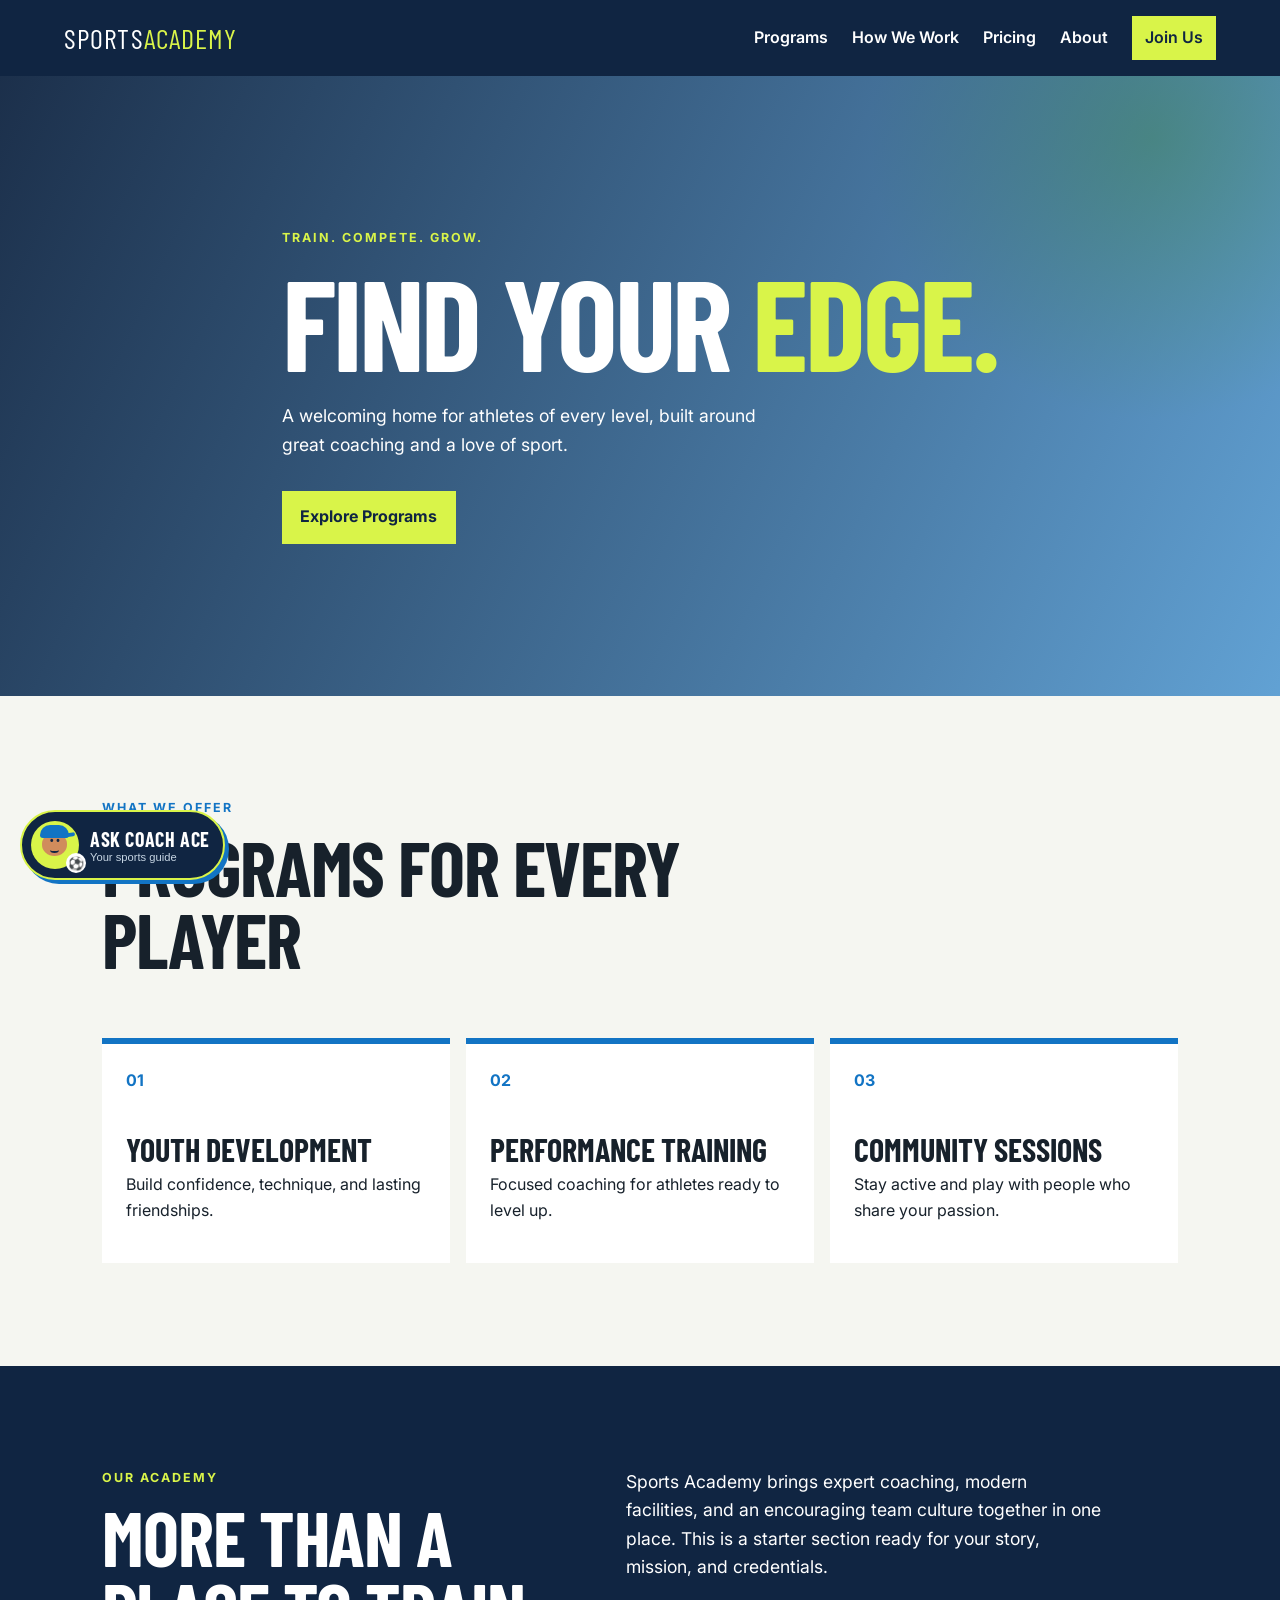
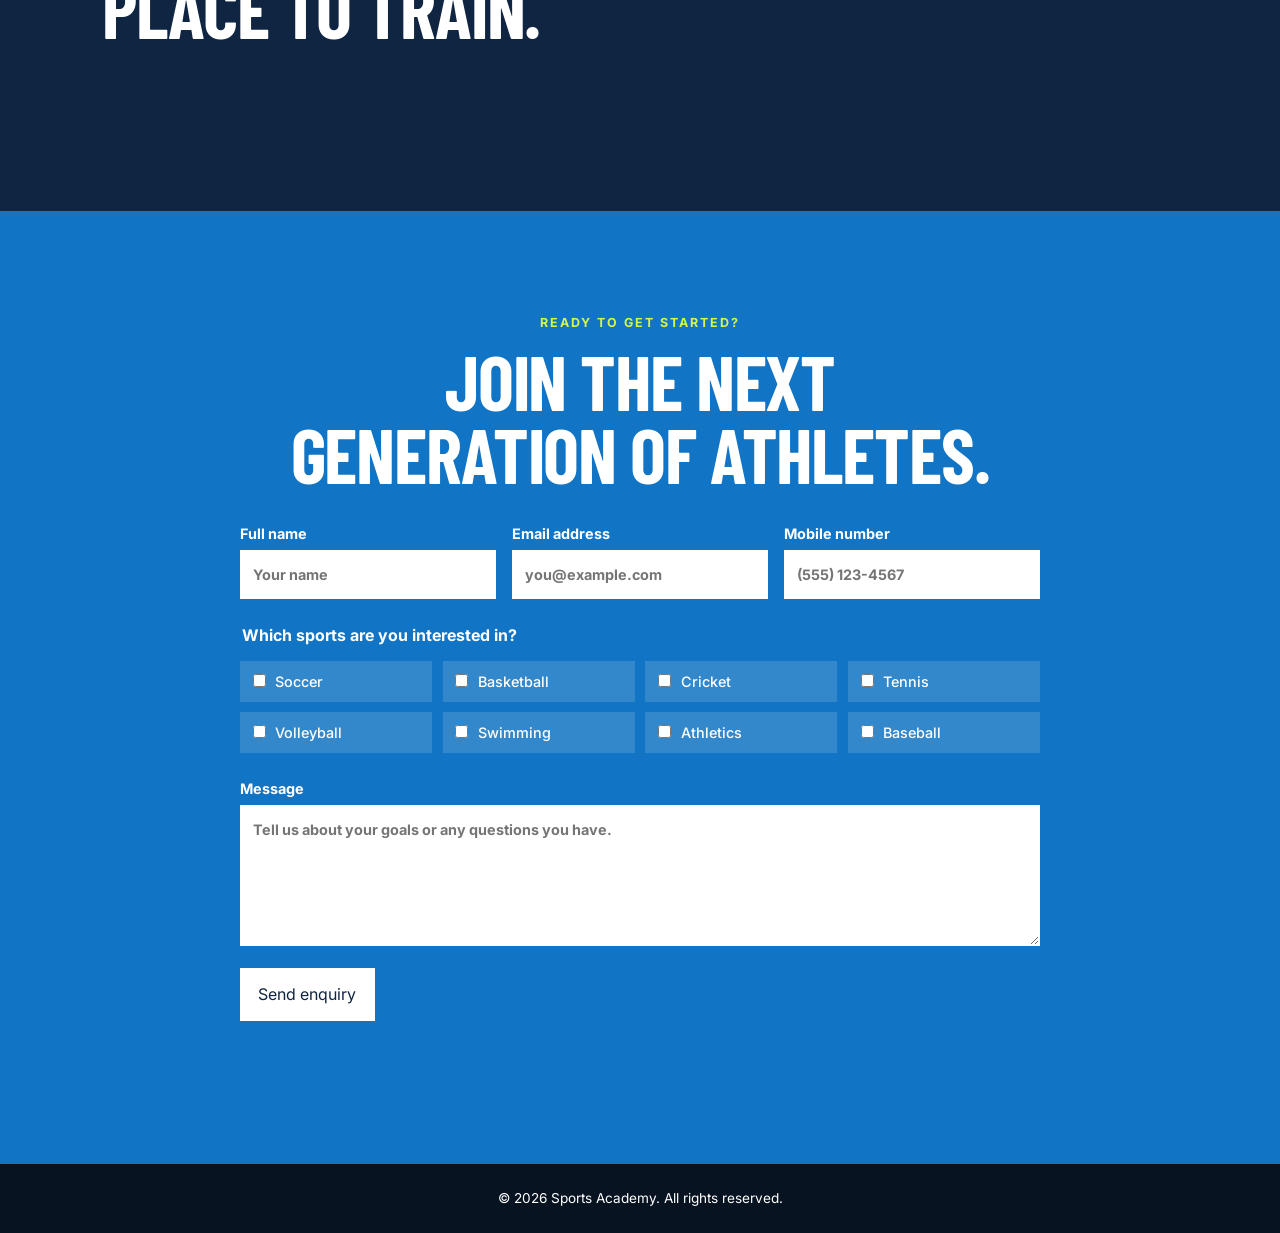
<file: index.html>
<!doctype html>
<html lang="en">
  <head>
    <meta charset="UTF-8" />
    <meta name="viewport" content="width=device-width, initial-scale=1.0" />
    <meta name="description" content="Sports Academy — training, coaching, and community." />
    <title>Sports Academy</title>
    <link rel="preconnect" href="https://fonts.googleapis.com" />
    <link rel="preconnect" href="https://fonts.gstatic.com" crossorigin />
    <link href="https://fonts.googleapis.com/css2?family=Barlow+Condensed:wght@600;700&family=Inter:wght@400;500;600;700&display=swap" rel="stylesheet" />
    <link rel="stylesheet" href="assets/css/styles.css" />
  </head>
  <body>
    <header class="site-header">
      <a class="brand" href="#top" aria-label="Sports Academy home">SPORTS<span>ACADEMY</span></a>
      <button class="menu-button" type="button" aria-expanded="false" aria-controls="main-navigation">Menu</button>
      <nav id="main-navigation" class="main-navigation" aria-label="Main navigation">
        <a href="#programs">Programs</a>
        <a href="how-we-work.html">How We Work</a>
        <a href="pricing.html">Pricing</a>
        <a href="about.html">About</a>
        <a href="#contact" class="button button--small">Join Us</a>
      </nav>
    </header>

    <main id="top">
      <section class="hero">
        <div class="hero__content">
          <p class="eyebrow">Train. Compete. Grow.</p>
          <h1>Find your <em>edge.</em></h1>
          <p class="hero__copy">A welcoming home for athletes of every level, built around great coaching and a love of sport.</p>
          <a class="button" href="#programs">Explore Programs</a>
        </div>
      </section>

      <section id="programs" class="section">
        <div class="section-heading">
          <p class="eyebrow">What we offer</p>
          <h2>Programs for every player</h2>
        </div>
        <div class="program-grid">
          <article class="program-card"><span>01</span><h3>Youth Development</h3><p>Build confidence, technique, and lasting friendships.</p></article>
          <article class="program-card"><span>02</span><h3>Performance Training</h3><p>Focused coaching for athletes ready to level up.</p></article>
          <article class="program-card"><span>03</span><h3>Community Sessions</h3><p>Stay active and play with people who share your passion.</p></article>
        </div>
      </section>

      <section id="about" class="section section--dark">
        <div class="split-content">
          <div><p class="eyebrow">Our academy</p><h2>More than a place to train.</h2></div>
          <p>Sports Academy brings expert coaching, modern facilities, and an encouraging team culture together in one place. This is a starter section ready for your story, mission, and credentials.</p>
        </div>
      </section>

      <section id="coach" class="section coach-section">
        <button id="coach-launcher" class="coach-launcher" type="button" aria-expanded="false" aria-controls="coach-assistant">
          <span class="mascot mascot--large" aria-hidden="true"><span class="mascot-cap"></span><span class="mascot-face"><b>• •</b></span><span class="mascot-ball">⚽</span></span>
          <span><strong>Ask Coach Ace</strong><small>Your sports guide</small></span>
        </button>
        <div id="coach-assistant" class="coach-assistant" aria-hidden="true">
          <div class="coach-topbar">
            <span class="mascot" aria-hidden="true"><span class="mascot-cap"></span><span class="mascot-face"><b>• •</b></span></span>
            <div><strong>Sports Coach AI</strong><span><i></i> Online now</span></div>
            <p>Parent & athlete guide</p>
            <button id="coach-close" class="coach-close" type="button" aria-label="Close Coach Ace">×</button>
          </div>
          <div class="coach-intro">
            <p class="eyebrow">Start your discovery</p>
            <h3>Clear answers. Confident next steps.</h3>
            <p>Explore a sport, prepare for a first session, or get academy information in seconds.</p>
          </div>
          <div id="chat-messages" class="chat-messages" aria-live="polite">
            <article class="chat-message chat-message--assistant"><strong>AI Coach</strong><p>Hi! I can help you explore sports and academy information. What would you like to know?</p></article>
          </div>
          <form id="coach-form" class="coach-form">
            <label class="sr-only" for="coach-question">Ask the AI Coach</label>
            <input id="coach-question" name="question" type="text" placeholder="For example: Which sport suits an 8-year-old?" required />
            <button class="button" type="submit">Ask Coach</button>
          </form>
          <div class="quick-questions" aria-label="Suggested questions">
            <button type="button">Which sport suits an 8-year-old?</button>
            <button type="button">What equipment is needed?</button>
            <button type="button">What are the academy timings?</button>
            <button type="button">What is the fee?</button>
            <button type="button">How can I register?</button>
          </div>
          <div class="coach-footer"><span>Sport fit</span><span>Equipment guide</span><span>Join the academy</span></div>
        </div>
      </section>

      <section id="contact" class="section callout">
        <p class="eyebrow">Ready to get started?</p>
        <h2>Join the next generation of athletes.</h2>
        <form class="contact-form" id="contact-form">
          <div class="form-grid">
            <label>Full name<input name="name" type="text" autocomplete="name" placeholder="Your name" required /></label>
            <label>Email address<input name="email" type="email" autocomplete="email" placeholder="you@example.com" required /></label>
            <label>Mobile number<input name="mobile" type="tel" autocomplete="tel" placeholder="(555) 123-4567" required /></label>
          </div>
          <fieldset>
            <legend>Which sports are you interested in?</legend>
            <div class="sport-options">
              <label><input name="sports" type="checkbox" value="Soccer" /> Soccer</label>
              <label><input name="sports" type="checkbox" value="Basketball" /> Basketball</label>
              <label><input name="sports" type="checkbox" value="Cricket" /> Cricket</label>
              <label><input name="sports" type="checkbox" value="Tennis" /> Tennis</label>
              <label><input name="sports" type="checkbox" value="Volleyball" /> Volleyball</label>
              <label><input name="sports" type="checkbox" value="Swimming" /> Swimming</label>
              <label><input name="sports" type="checkbox" value="Athletics" /> Athletics</label>
              <label><input name="sports" type="checkbox" value="Baseball" /> Baseball</label>
            </div>
          </fieldset>
          <label>Message<textarea name="message" rows="5" placeholder="Tell us about your goals or any questions you have."></textarea></label>
          <button class="button button--light" type="submit">Send enquiry</button>
          <p id="form-status" class="form-status" aria-live="polite"></p>
        </form>
      </section>
    </main>

    <footer class="site-footer"><p>© <span id="current-year"></span> Sports Academy. All rights reserved.</p></footer>
    <script src="assets/js/academy-config.js"></script>
    <script src="assets/js/main.js"></script>
  </body>
</html>
</file>
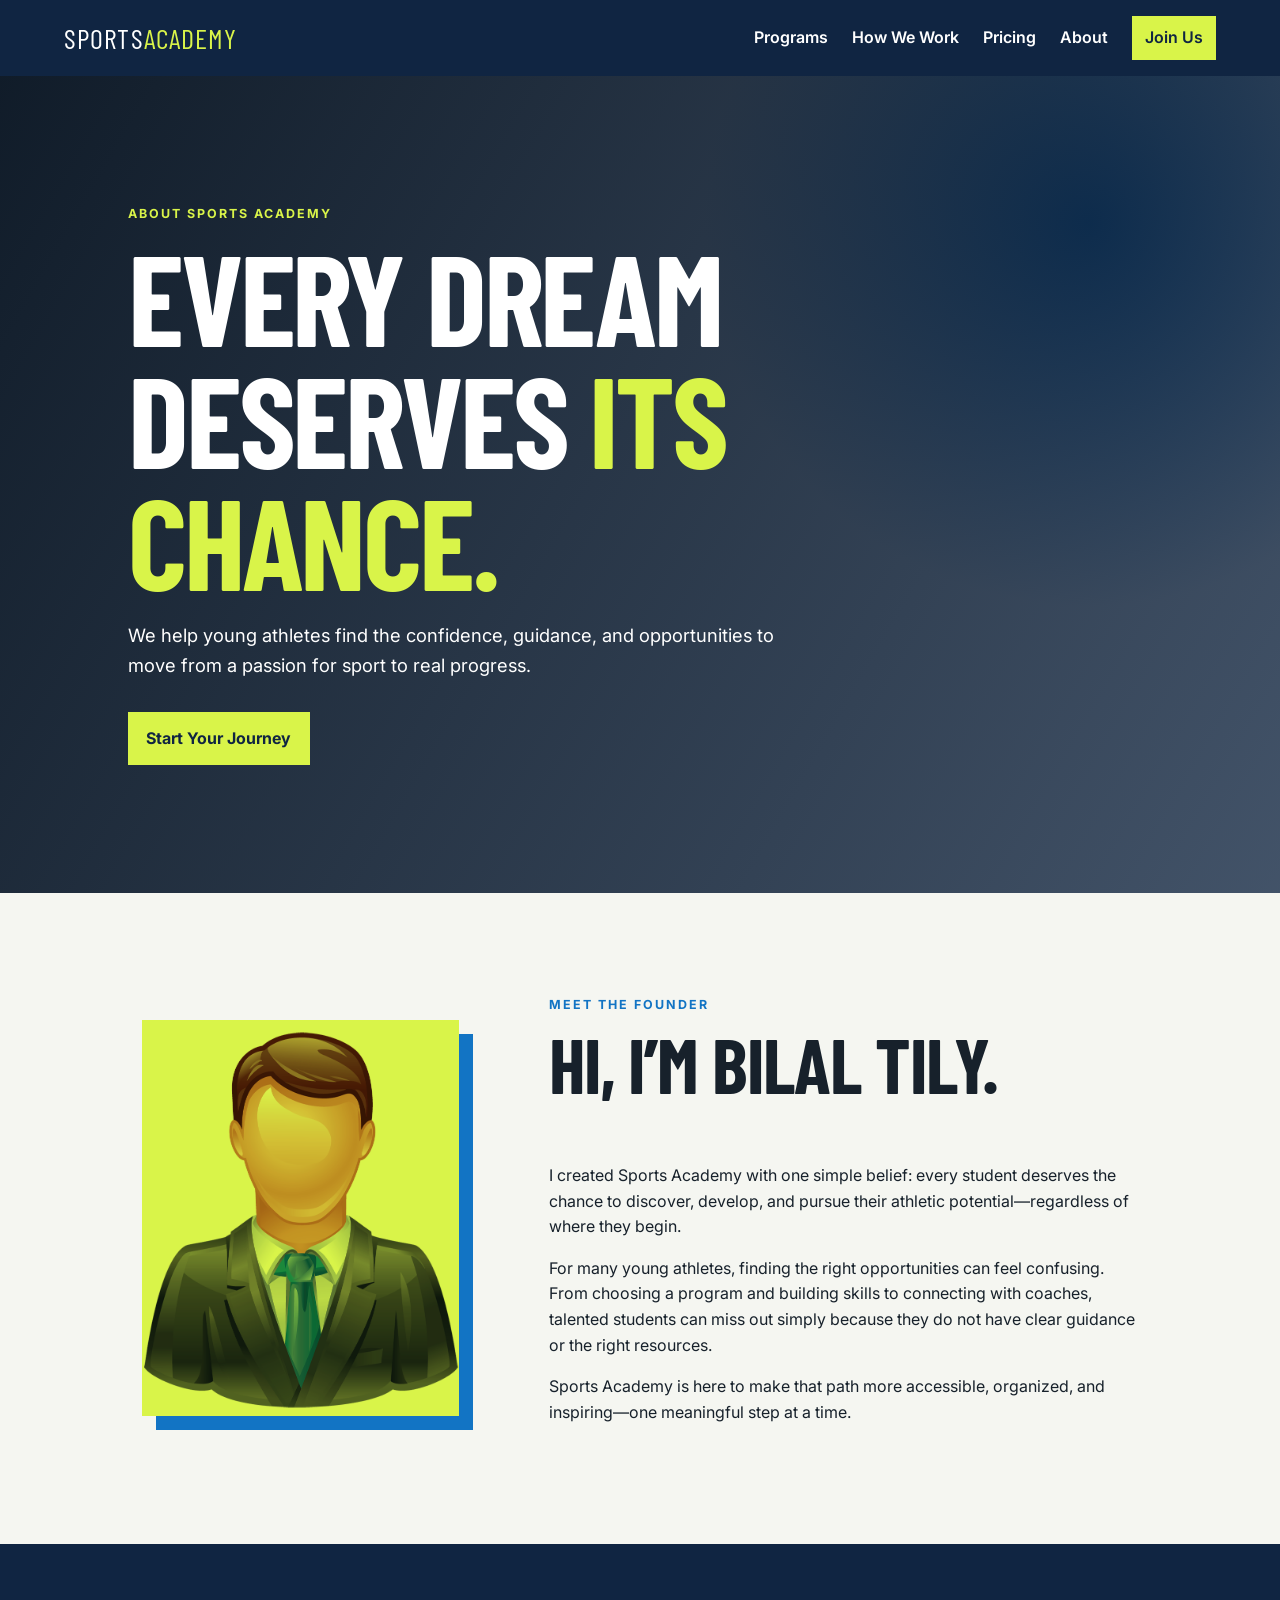
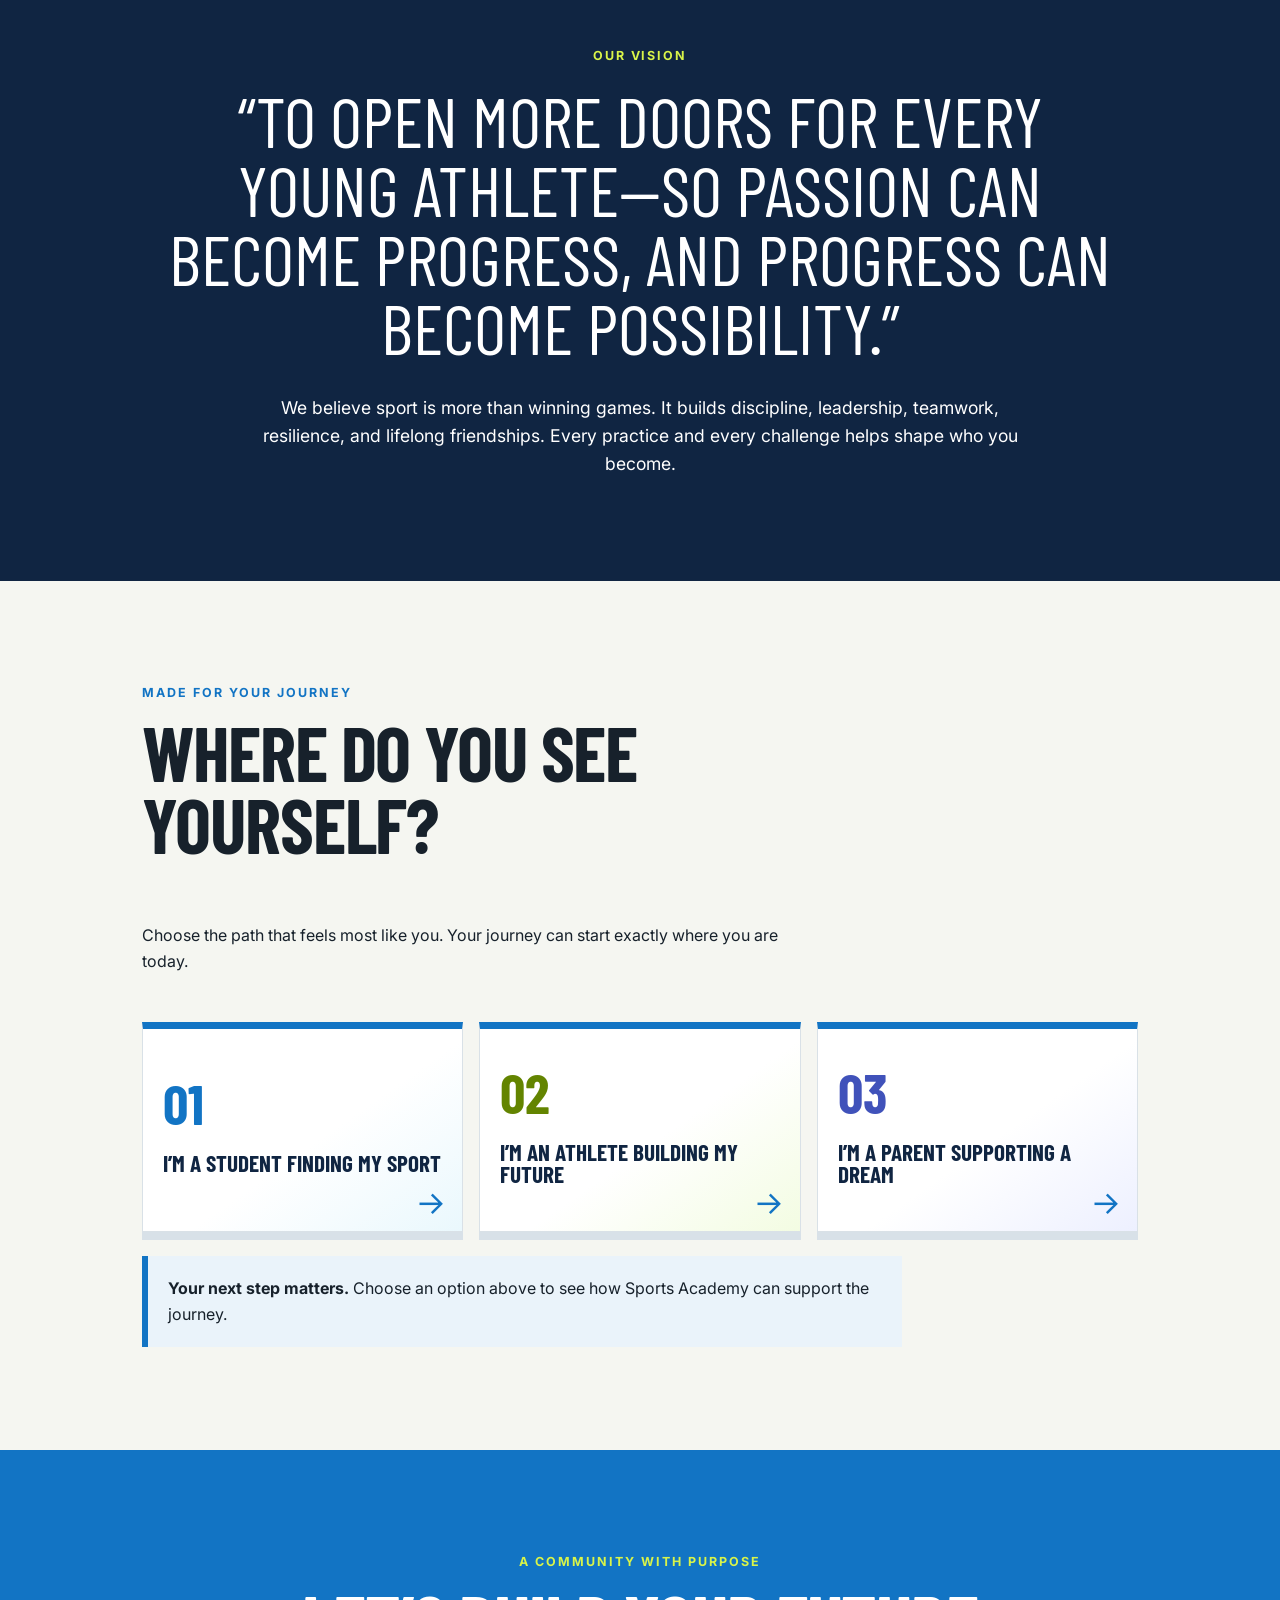
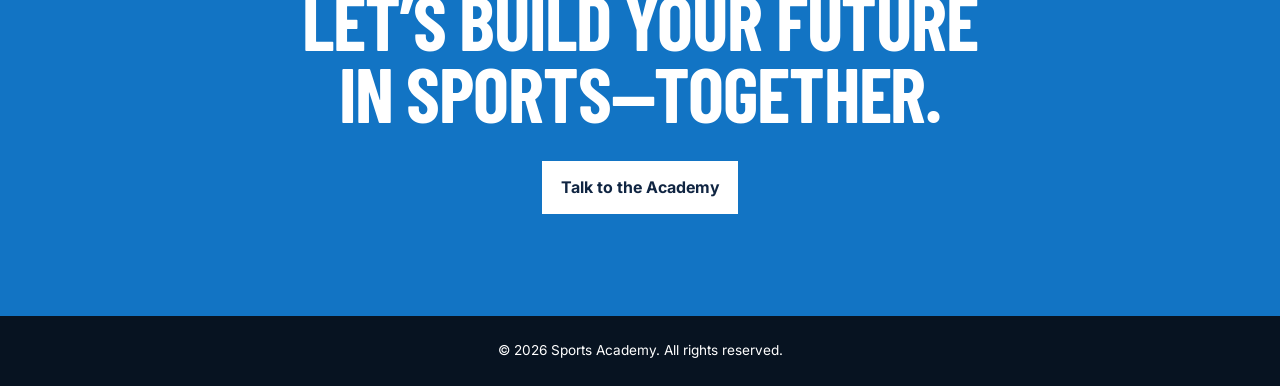
<file: about.html>
<!doctype html>
<html lang="en">
  <head>
    <meta charset="UTF-8" />
    <meta name="viewport" content="width=device-width, initial-scale=1.0" />
    <meta name="description" content="Learn about Bilal Tily's vision for Sports Academy." />
    <title>About Us | Sports Academy</title>
    <link rel="preconnect" href="https://fonts.googleapis.com" />
    <link rel="preconnect" href="https://fonts.gstatic.com" crossorigin />
    <link href="https://fonts.googleapis.com/css2?family=Barlow+Condensed:wght@600;700&family=Inter:wght@400;500;600;700&display=swap" rel="stylesheet" />
    <link rel="stylesheet" href="assets/css/styles.css" />
  </head>
  <body>
    <header class="site-header">
      <a class="brand" href="index.html" aria-label="Sports Academy home">SPORTS<span>ACADEMY</span></a>
      <button class="menu-button" type="button" aria-expanded="false" aria-controls="main-navigation">Menu</button>
      <nav id="main-navigation" class="main-navigation" aria-label="Main navigation">
        <a href="index.html#programs">Programs</a>
        <a href="how-we-work.html">How We Work</a>
        <a href="pricing.html">Pricing</a>
        <a href="about.html" aria-current="page">About</a>
        <a href="index.html#contact" class="button button--small">Join Us</a>
      </nav>
    </header>

    <main>
      <section class="about-hero">
        <div>
          <p class="eyebrow">About Sports Academy</p>
          <h1>Every dream deserves <em>its chance.</em></h1>
          <p>We help young athletes find the confidence, guidance, and opportunities to move from a passion for sport to real progress.</p>
          <a class="button" href="index.html#contact">Start Your Journey</a>
        </div>
      </section>

      <section class="section founder-story">
        <div class="founder-photo"><img src="assets/Billy.png" alt="Bilal Tily, founder of Sports Academy" /></div>
        <div>
          <p class="eyebrow">Meet the founder</p>
          <h2>Hi, I’m Bilal Tily.</h2>
          <p>I created Sports Academy with one simple belief: every student deserves the chance to discover, develop, and pursue their athletic potential—regardless of where they begin.</p>
          <p>For many young athletes, finding the right opportunities can feel confusing. From choosing a program and building skills to connecting with coaches, talented students can miss out simply because they do not have clear guidance or the right resources.</p>
          <p>Sports Academy is here to make that path more accessible, organized, and inspiring—one meaningful step at a time.</p>
        </div>
      </section>

      <section class="section section--dark vision-section">
        <p class="eyebrow">Our vision</p>
        <blockquote>“To open more doors for every young athlete—so passion can become progress, and progress can become possibility.”</blockquote>
        <p>We believe sport is more than winning games. It builds discipline, leadership, teamwork, resilience, and lifelong friendships. Every practice and every challenge helps shape who you become.</p>
      </section>

      <section class="section journey-section">
        <div class="section-heading">
          <p class="eyebrow">Made for your journey</p>
          <h2>Where do you see yourself?</h2>
          <p>Choose the path that feels most like you. Your journey can start exactly where you are today.</p>
        </div>
        <div class="journey-choices" role="group" aria-label="Choose your Sports Academy journey">
          <button type="button" data-journey="student">I’m a student finding my sport</button>
          <button type="button" data-journey="athlete">I’m an athlete building my future</button>
          <button type="button" data-journey="parent">I’m a parent supporting a dream</button>
        </div>
        <div id="journey-message" class="journey-message" aria-live="polite">
          <p><strong>Your next step matters.</strong> Choose an option above to see how Sports Academy can support the journey.</p>
        </div>
      </section>

      <section class="section callout">
        <p class="eyebrow">A community with purpose</p>
        <h2>Let’s build your future in sports—together.</h2>
        <a class="button button--light" href="index.html#contact">Talk to the Academy</a>
      </section>
    </main>

    <footer class="site-footer"><p>© <span id="current-year"></span> Sports Academy. All rights reserved.</p></footer>
    <script src="assets/js/academy-config.js"></script>
    <script src="assets/js/main.js"></script>
  </body>
</html>
</file>
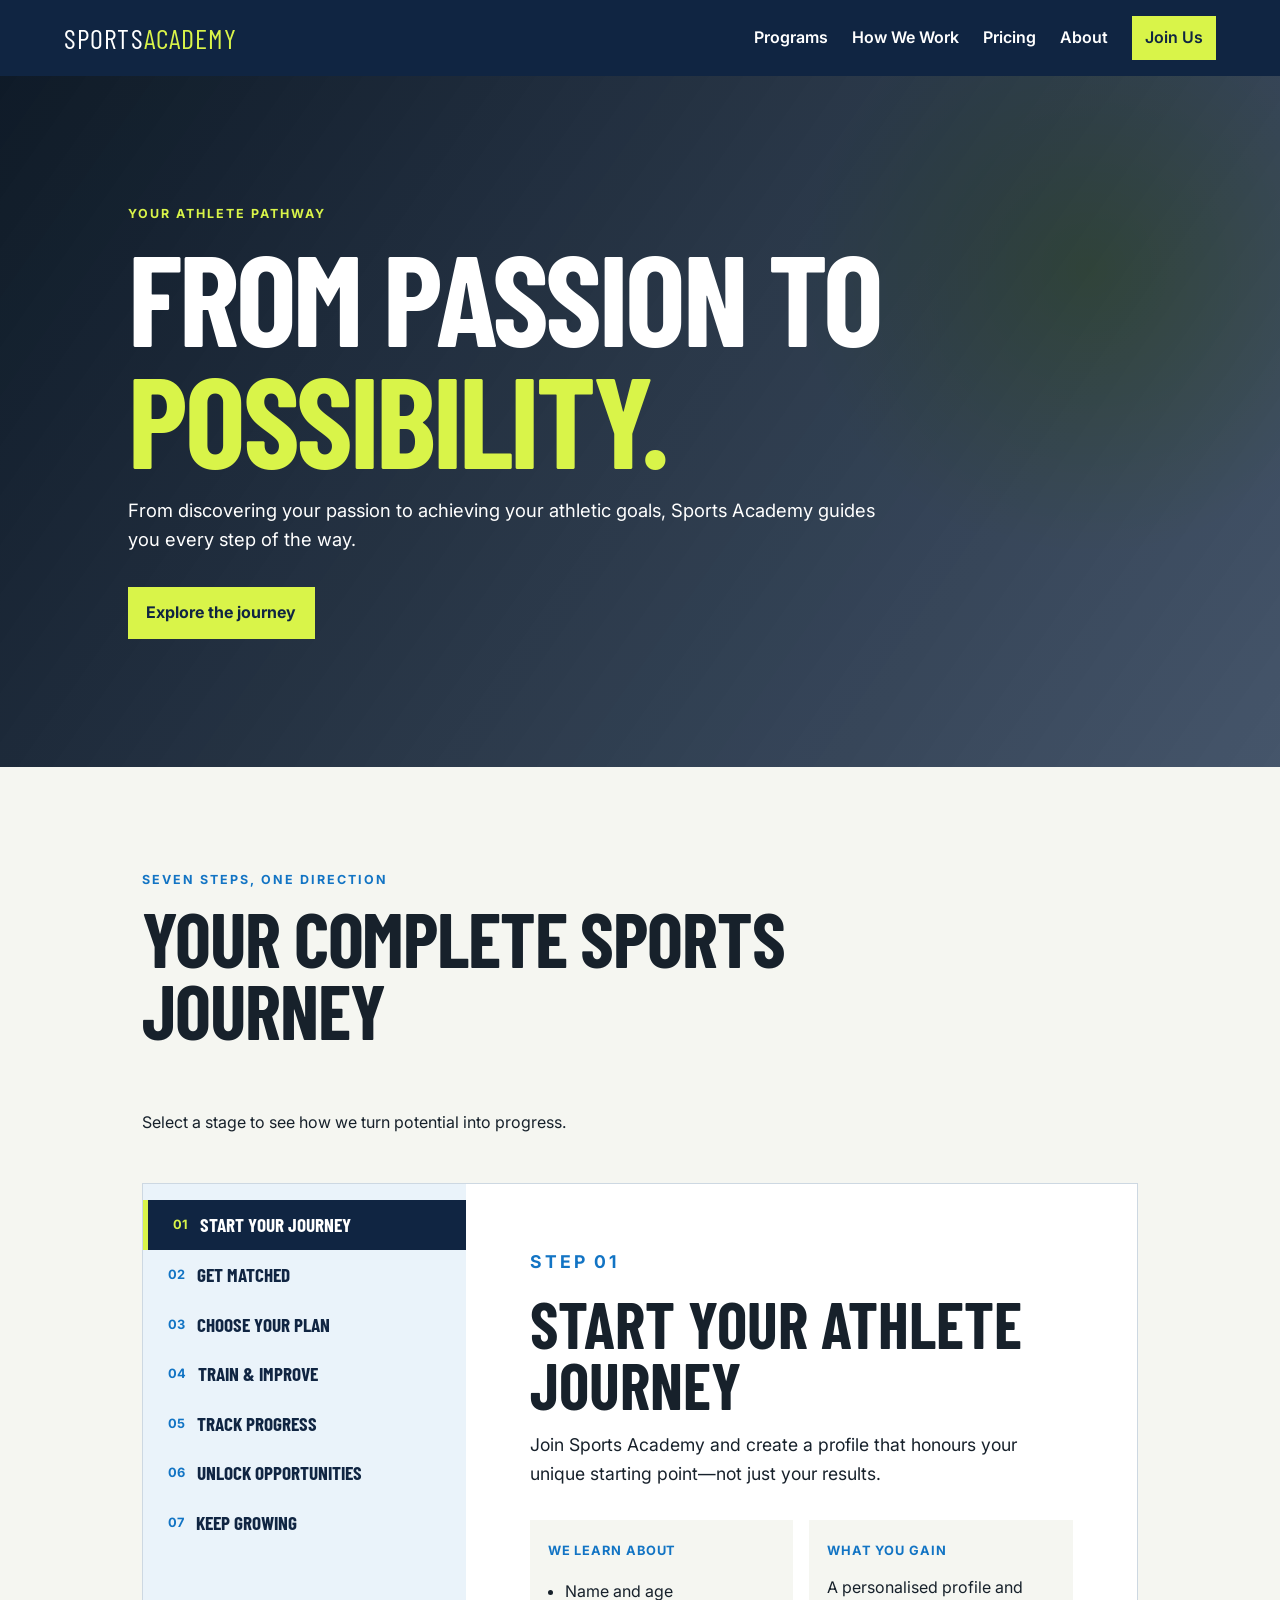
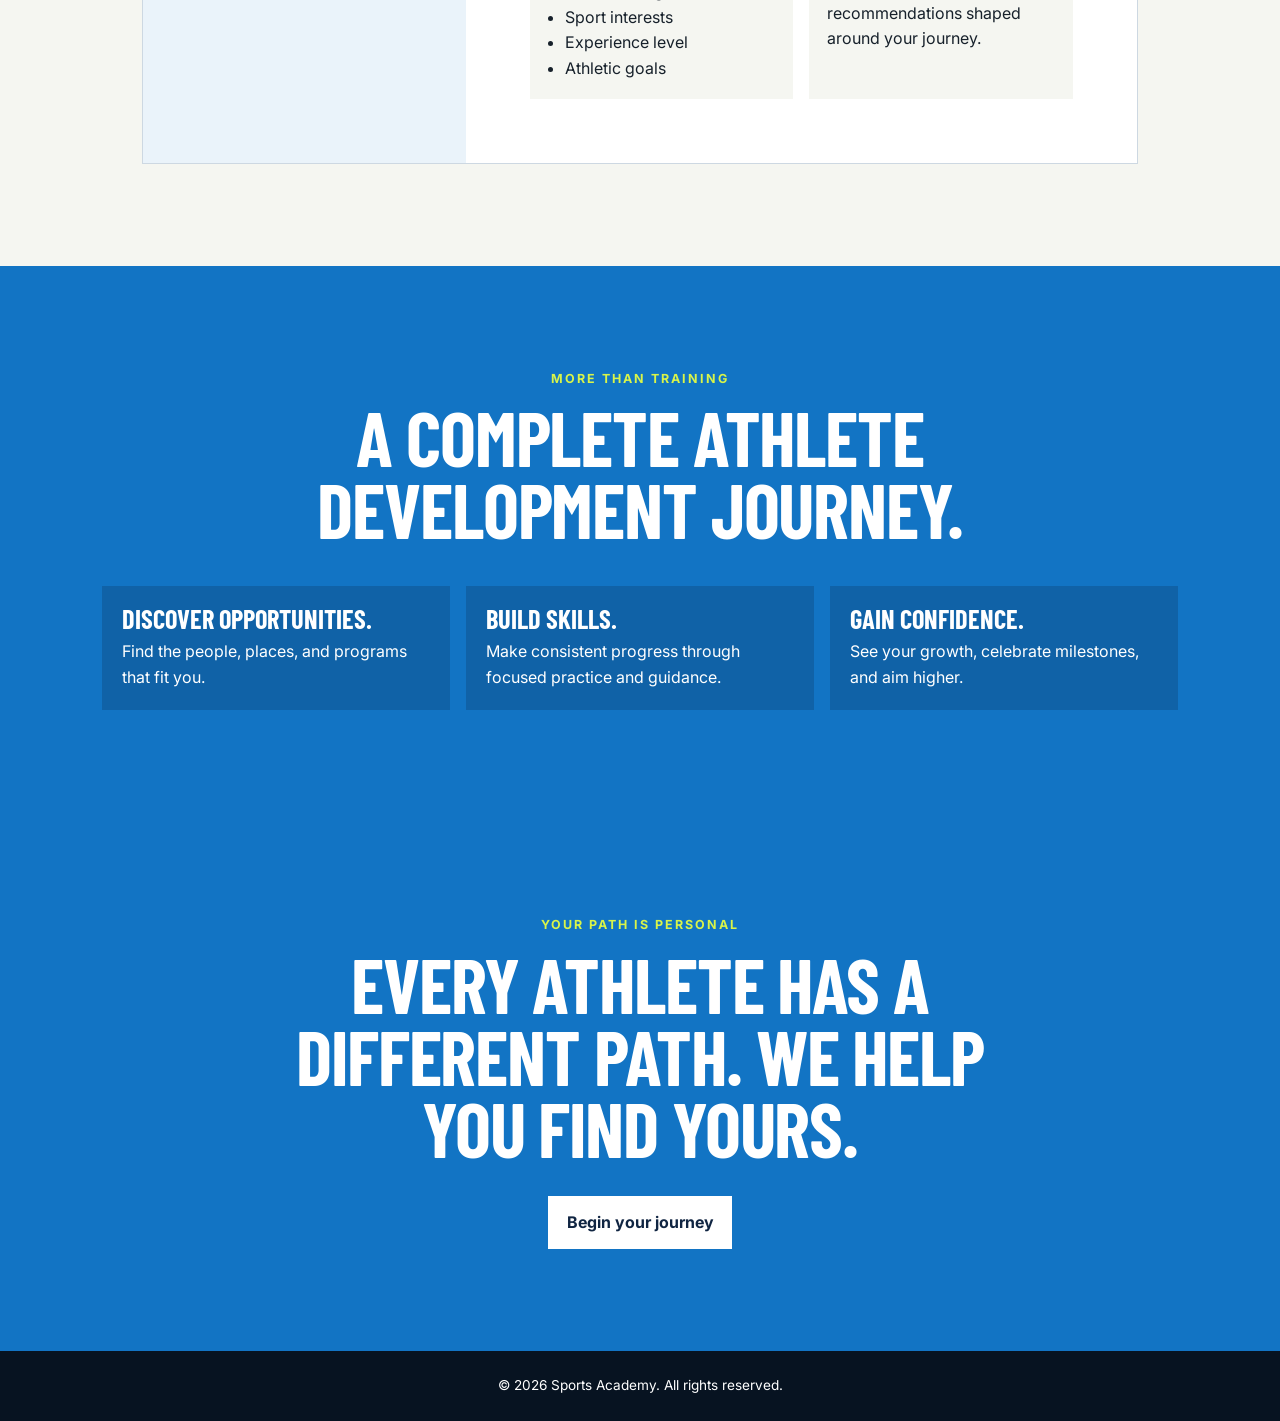
<file: how-we-work.html>
<!doctype html>
<html lang="en">
  <head>
    <meta charset="UTF-8" />
    <meta name="viewport" content="width=device-width, initial-scale=1.0" />
    <meta name="description" content="See how Sports Academy guides athletes from discovery to opportunity." />
    <title>How We Work | Sports Academy</title>
    <link rel="preconnect" href="https://fonts.googleapis.com" />
    <link rel="preconnect" href="https://fonts.gstatic.com" crossorigin />
    <link href="https://fonts.googleapis.com/css2?family=Barlow+Condensed:wght@600;700&family=Inter:wght@400;500;600;700&display=swap" rel="stylesheet" />
    <link rel="stylesheet" href="assets/css/styles.css" />
  </head>
  <body>
    <header class="site-header">
      <a class="brand" href="index.html" aria-label="Sports Academy home">SPORTS<span>ACADEMY</span></a>
      <button class="menu-button" type="button" aria-expanded="false" aria-controls="main-navigation">Menu</button>
      <nav id="main-navigation" class="main-navigation" aria-label="Main navigation">
        <a href="index.html#programs">Programs</a>
        <a href="how-we-work.html" aria-current="page">How We Work</a>
        <a href="pricing.html">Pricing</a>
        <a href="about.html">About</a>
        <a href="index.html#contact" class="button button--small">Join Us</a>
      </nav>
    </header>

    <main>
      <section class="work-hero">
        <p class="eyebrow">Your athlete pathway</p>
        <h1>From passion to <em>possibility.</em></h1>
        <p>From discovering your passion to achieving your athletic goals, Sports Academy guides you every step of the way.</p>
        <a class="button" href="#journey">Explore the journey</a>
      </section>

      <section id="journey" class="section work-section">
        <div class="section-heading">
          <p class="eyebrow">Seven steps, one direction</p>
          <h2>Your complete sports journey</h2>
          <p>Select a stage to see how we turn potential into progress.</p>
        </div>
        <div class="work-experience">
          <div class="work-steps" role="tablist" aria-label="Sports Academy journey stages">
            <button type="button" class="work-step is-active" role="tab" aria-selected="true" data-work-step="1"><span>01</span> Start your journey</button>
            <button type="button" class="work-step" role="tab" aria-selected="false" data-work-step="2"><span>02</span> Get matched</button>
            <button type="button" class="work-step" role="tab" aria-selected="false" data-work-step="3"><span>03</span> Choose your plan</button>
            <button type="button" class="work-step" role="tab" aria-selected="false" data-work-step="4"><span>04</span> Train & improve</button>
            <button type="button" class="work-step" role="tab" aria-selected="false" data-work-step="5"><span>05</span> Track progress</button>
            <button type="button" class="work-step" role="tab" aria-selected="false" data-work-step="6"><span>06</span> Unlock opportunities</button>
            <button type="button" class="work-step" role="tab" aria-selected="false" data-work-step="7"><span>07</span> Keep growing</button>
          </div>
          <article id="work-detail" class="work-detail" aria-live="polite">
            <p class="eyebrow">Step 01</p>
            <h3>Start your athlete journey</h3>
            <p>Join Sports Academy and create a profile that honours your unique starting point—not just your results.</p>
            <div class="work-detail-grid"><div><strong>We learn about</strong><ul><li>Name and age</li><li>Sport interests</li><li>Experience level</li><li>Athletic goals</li></ul></div><div><strong>What you gain</strong><p>A personalised profile and recommendations shaped around your journey.</p></div></div>
          </article>
        </div>
      </section>

      <section class="section work-belief">
        <p class="eyebrow">More than training</p>
        <h2>A complete athlete development journey.</h2>
        <div class="belief-grid"><p><strong>Discover opportunities.</strong> Find the people, places, and programs that fit you.</p><p><strong>Build skills.</strong> Make consistent progress through focused practice and guidance.</p><p><strong>Gain confidence.</strong> See your growth, celebrate milestones, and aim higher.</p></div>
      </section>

      <section class="section callout">
        <p class="eyebrow">Your path is personal</p>
        <h2>Every athlete has a different path. We help you find yours.</h2>
        <a class="button button--light" href="index.html#contact">Begin your journey</a>
      </section>
    </main>

    <footer class="site-footer"><p>© <span id="current-year"></span> Sports Academy. All rights reserved.</p></footer>
    <script src="assets/js/academy-config.js"></script>
    <script src="assets/js/main.js"></script>
    <script src="assets/js/how-we-work.js"></script>
  </body>
</html>
</file>
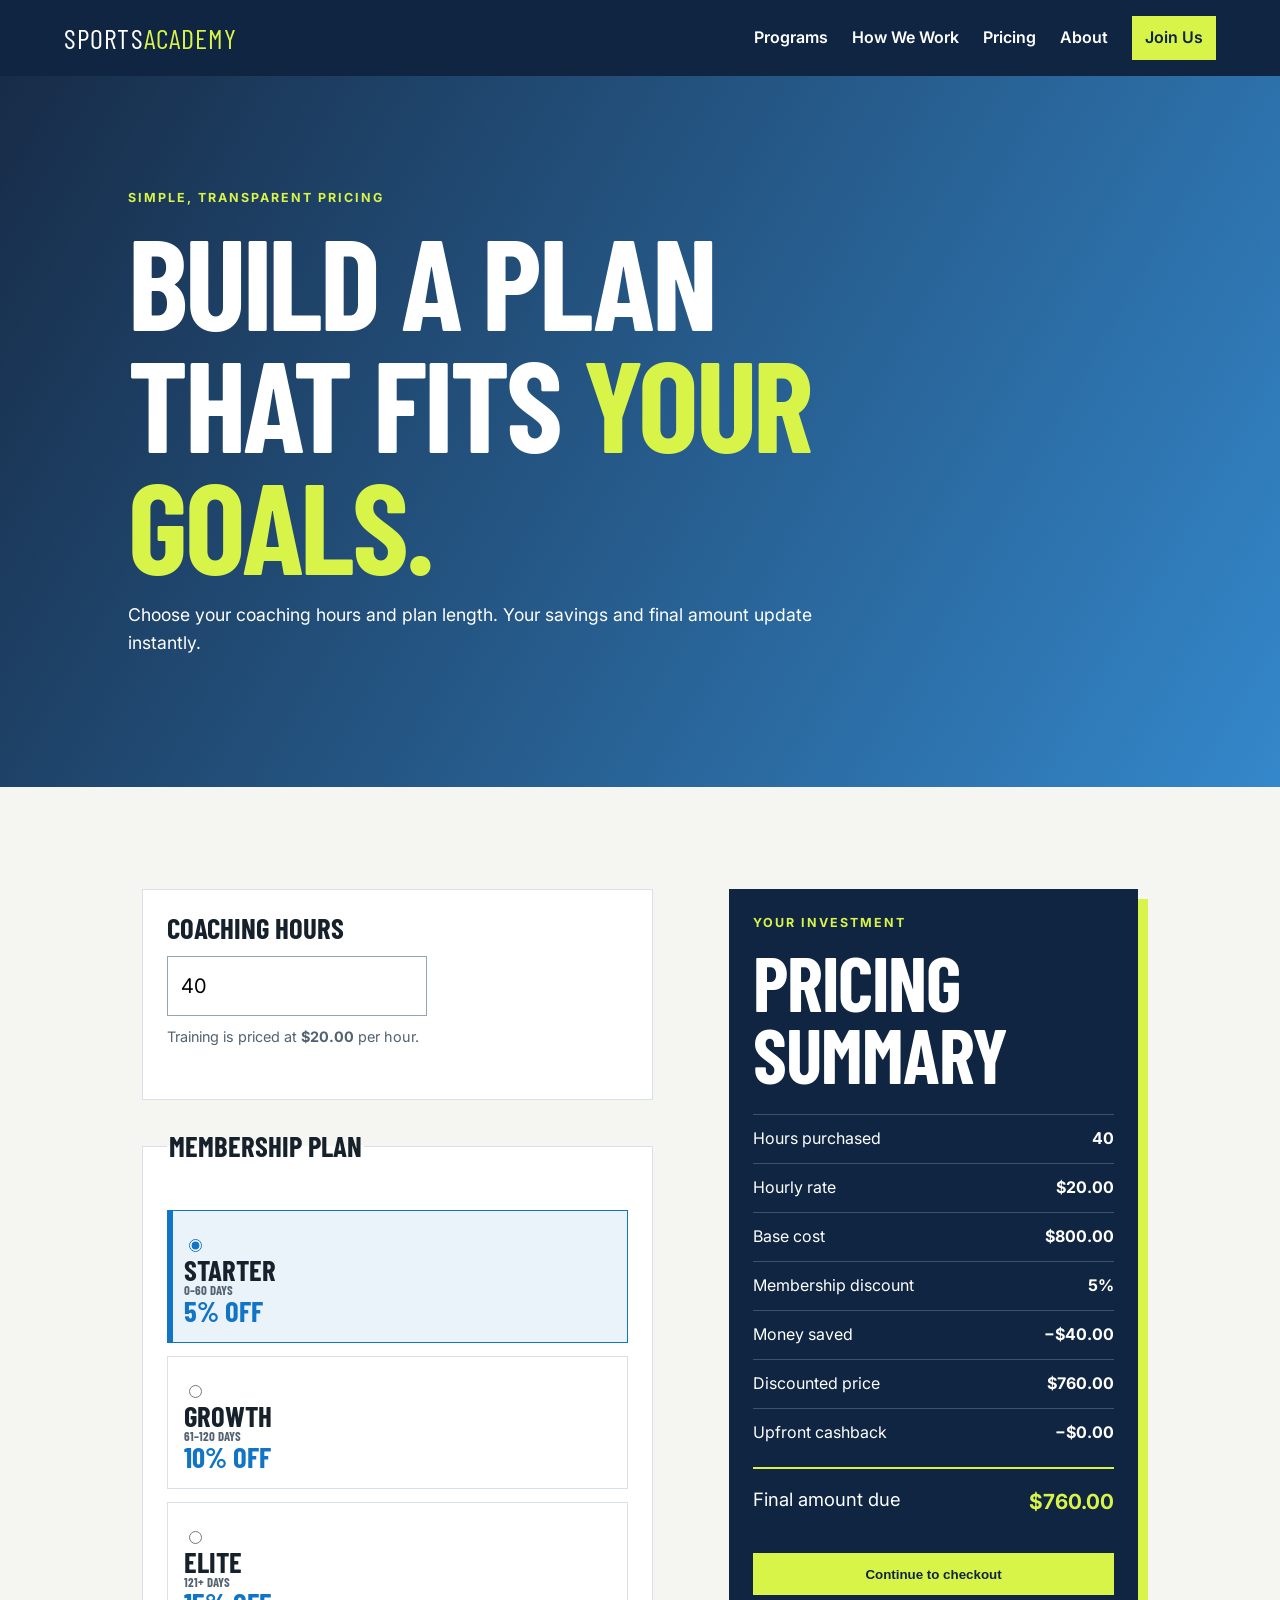
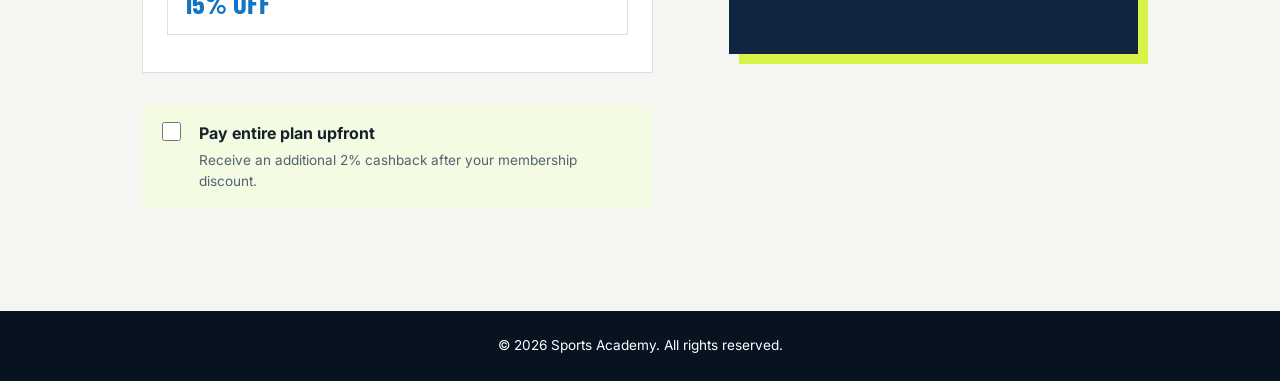
<file: pricing.html>
<!doctype html>
<html lang="en">
  <head>
    <meta charset="UTF-8" />
    <meta name="viewport" content="width=device-width, initial-scale=1.0" />
    <meta name="description" content="Calculate Sports Academy coaching plan pricing." />
    <title>Pricing | Sports Academy</title>
    <link rel="preconnect" href="https://fonts.googleapis.com" />
    <link rel="preconnect" href="https://fonts.gstatic.com" crossorigin />
    <link href="https://fonts.googleapis.com/css2?family=Barlow+Condensed:wght@600;700&family=Inter:wght@400;500;600;700&display=swap" rel="stylesheet" />
    <link rel="stylesheet" href="assets/css/styles.css" />
  </head>
  <body>
    <header class="site-header">
      <a class="brand" href="index.html" aria-label="Sports Academy home">SPORTS<span>ACADEMY</span></a>
      <button class="menu-button" type="button" aria-expanded="false" aria-controls="main-navigation">Menu</button>
      <nav id="main-navigation" class="main-navigation" aria-label="Main navigation">
        <a href="index.html#programs">Programs</a>
        <a href="how-we-work.html">How We Work</a>
        <a href="pricing.html" aria-current="page">Pricing</a>
        <a href="about.html">About</a>
        <a href="index.html#contact" class="button button--small">Join Us</a>
      </nav>
    </header>

    <main>
      <section class="pricing-hero">
        <p class="eyebrow">Simple, transparent pricing</p>
        <h1>Build a plan that fits <em>your goals.</em></h1>
        <p>Choose your coaching hours and plan length. Your savings and final amount update instantly.</p>
      </section>

      <section class="section pricing-layout">
        <form id="pricing-calculator" class="pricing-calculator" novalidate>
          <div class="pricing-control">
            <label for="hours">Coaching hours</label>
            <input id="hours" name="hours" type="number" inputmode="numeric" min="1" step="1" value="40" required />
            <p>Training is priced at <strong id="hourly-rate">$20.00</strong> per hour.</p>
            <p id="hours-error" class="input-error" aria-live="polite"></p>
          </div>

          <fieldset class="pricing-control">
            <legend>Membership plan</legend>
            <label class="plan-option"><input type="radio" name="plan" value="starter" checked /><span><strong>Starter</strong><small>0–60 days</small></span><b>5% off</b></label>
            <label class="plan-option"><input type="radio" name="plan" value="growth" /><span><strong>Growth</strong><small>61–120 days</small></span><b>10% off</b></label>
            <label class="plan-option"><input type="radio" name="plan" value="elite" /><span><strong>Elite</strong><small>121+ days</small></span><b>15% off</b></label>
          </fieldset>

          <label class="upfront-option">
            <input id="pay-upfront" type="checkbox" />
            <span><strong>Pay entire plan upfront</strong><small>Receive an additional 2% cashback after your membership discount.</small></span>
          </label>
        </form>

        <aside class="pricing-summary" aria-live="polite">
          <p class="eyebrow">Your investment</p>
          <h2>Pricing summary</h2>
          <dl>
            <div><dt>Hours purchased</dt><dd id="summary-hours">40</dd></div>
            <div><dt>Hourly rate</dt><dd id="summary-rate">$20.00</dd></div>
            <div><dt>Base cost</dt><dd id="summary-base">$800.00</dd></div>
            <div><dt>Membership discount</dt><dd id="summary-discount">5%</dd></div>
            <div><dt>Money saved</dt><dd id="summary-savings">−$40.00</dd></div>
            <div><dt>Discounted price</dt><dd id="summary-discounted">$760.00</dd></div>
            <div id="cashback-row" hidden><dt>Upfront cashback</dt><dd id="summary-cashback">−$0.00</dd></div>
            <div class="summary-total"><dt>Final amount due</dt><dd id="summary-final">$760.00</dd></div>
          </dl>
          <button id="checkout-button" class="button" type="button">Continue to checkout</button>
          <p id="checkout-status" class="checkout-status" aria-live="polite"></p>
        </aside>
      </section>
    </main>

    <footer class="site-footer"><p>© <span id="current-year"></span> Sports Academy. All rights reserved.</p></footer>
    <script src="assets/js/academy-config.js"></script>
    <script src="assets/js/main.js"></script>
    <script src="assets/js/pricing.js"></script>
  </body>
</html>
</file>
<file: assets/css/styles.css>
:root { --navy: #102542; --blue: #1274c4; --lime: #d9f449; --paper: #f5f6f1; --ink: #17212b; --white: #fff; }
* { box-sizing: border-box; }
html { scroll-behavior: smooth; }
body { margin: 0; color: var(--ink); background: var(--paper); font-family: Inter, Arial, sans-serif; line-height: 1.6; }
h1, h2, h3, p { margin-top: 0; }
h1, h2, h3, .brand { font-family: "Barlow Condensed", Impact, sans-serif; text-transform: uppercase; line-height: .95; }
.site-header { min-height: 76px; display: flex; align-items: center; justify-content: space-between; padding: 1rem clamp(1.25rem, 5vw, 5rem); background: var(--navy); color: var(--white); }
.brand { color: inherit; font-size: 1.75rem; letter-spacing: .04em; text-decoration: none; } .brand span { color: var(--lime); }
.main-navigation { display: flex; align-items: center; gap: 1.5rem; } .main-navigation a { color: inherit; text-decoration: none; font-weight: 600; } .main-navigation .button { color: var(--navy); }
.menu-button { display: none; color: var(--white); background: transparent; border: 1px solid currentColor; padding: .45rem .65rem; font: inherit; }
.hero { min-height: 620px; display: grid; place-items: center; padding: 5rem clamp(1.25rem, 10vw, 10rem); color: var(--white); background: linear-gradient(115deg, rgba(16, 37, 66, .95), rgba(18, 116, 196, .65)), radial-gradient(circle at 90% 10%, var(--lime), transparent 22%); }
.hero__content { max-width: 720px; } .eyebrow { color: var(--blue); font-size: .78rem; font-weight: 700; letter-spacing: .16em; text-transform: uppercase; } .hero .eyebrow, .callout .eyebrow { color: var(--lime); }
h1 { margin-bottom: 1.25rem; font-size: clamp(4rem, 11vw, 8rem); letter-spacing: -.025em; } h1 em { color: var(--lime); font-style: normal; } h2 { font-size: clamp(2.75rem, 6vw, 4.75rem); letter-spacing: -.015em; }
.hero__copy { max-width: 520px; margin-bottom: 2rem; font-size: 1.1rem; }.button { display: inline-block; padding: .85rem 1.15rem; background: var(--lime); color: var(--navy); font-weight: 700; text-decoration: none; }.button--small { padding: .55rem .8rem; }.button--light { background: var(--white); }
.section { padding: clamp(4rem, 8vw, 7rem) clamp(1.25rem, 8vw, 8rem); }.section-heading { max-width: 680px; margin-bottom: 3rem; }.program-grid { display: grid; grid-template-columns: repeat(3, 1fr); gap: 1rem; }.program-card { min-height: 220px; padding: 1.5rem; background: var(--white); border-top: 6px solid var(--blue); }.program-card span { color: var(--blue); font-weight: 700; }.program-card h3 { margin: 2.5rem 0 .5rem; font-size: 2rem; }.section--dark { background: var(--navy); color: var(--white); }.section--dark .eyebrow { color: var(--lime); }.split-content { display: grid; grid-template-columns: 1fr 1fr; gap: 3rem; max-width: 1000px; }.split-content > p { max-width: 480px; font-size: 1.1rem; }.callout { background: var(--blue); color: var(--white); text-align: center; }.callout h2 { max-width: 700px; margin: 0 auto 2rem; }.contact-form { max-width: 800px; margin: 0 auto; text-align: left; }.form-grid { display: grid; grid-template-columns: repeat(3, 1fr); gap: 1rem; }.contact-form > label, .contact-form label { display: block; font-size: .9rem; font-weight: 700; }.contact-form input:not([type="checkbox"]), .contact-form textarea { width: 100%; margin-top: .35rem; padding: .75rem; border: 1px solid transparent; border-radius: 0; color: var(--ink); font: inherit; }.contact-form textarea { resize: vertical; }.contact-form fieldset { margin: 1.5rem 0; padding: 0; border: 0; }.contact-form legend { margin-bottom: .75rem; font-weight: 700; }.sport-options { display: grid; grid-template-columns: repeat(4, 1fr); gap: .65rem; }.sport-options label { padding: .55rem; background: rgba(255, 255, 255, .14); font-weight: 500; }.sport-options input { margin-right: .35rem; accent-color: var(--lime); }.contact-form .button { margin-top: 1rem; border: 0; cursor: pointer; font: inherit; }.contact-form .button:disabled { cursor: wait; opacity: .7; }.form-status { min-height: 1.5rem; margin: 1rem 0 0; font-weight: 700; }.site-footer { padding: 1.5rem; color: var(--white); background: #071321; text-align: center; font-size: .85rem; }.site-footer p { margin: 0; }
.coach-section { background: #eaf3fa; }.coach-assistant { max-width: 800px; border: 1px solid #cfdae4; background: var(--white); box-shadow: 8px 8px 0 var(--navy); }.chat-messages { display: grid; gap: 1rem; min-height: 260px; max-height: 430px; overflow-y: auto; padding: 1.5rem; }.chat-message { max-width: 85%; padding: .85rem 1rem; }.chat-message strong { display: block; margin-bottom: .25rem; font-size: .8rem; text-transform: uppercase; letter-spacing: .08em; }.chat-message p { margin: 0; }.chat-message--assistant { background: var(--paper); justify-self: start; }.chat-message--user { color: var(--white); background: var(--navy); justify-self: end; }.coach-form { display: flex; gap: .75rem; padding: 1rem; border-top: 1px solid #cfdae4; }.coach-form input { flex: 1; min-width: 0; padding: .8rem; border: 1px solid #92a4b5; font: inherit; }.coach-form .button { border: 0; cursor: pointer; font: inherit; }.quick-questions { display: flex; flex-wrap: wrap; gap: .5rem; padding: 0 1rem 1rem; }.quick-questions button { padding: .4rem .65rem; border: 1px solid var(--blue); background: transparent; color: var(--blue); cursor: pointer; font: inherit; font-size: .78rem; }.sr-only { position: absolute; width: 1px; height: 1px; padding: 0; margin: -1px; overflow: hidden; clip: rect(0, 0, 0, 0); white-space: nowrap; border: 0; }
.coach-section { background: var(--navy); color: var(--white); position: relative; overflow: hidden; }.coach-section::before { content: ''; position: absolute; width: 420px; height: 420px; border: 70px solid rgba(217, 244, 73, .12); border-radius: 50%; right: -190px; top: -260px; }.coach-section .section-heading { position: relative; }.coach-section .section-heading .eyebrow { color: var(--lime); }.coach-assistant { position: relative; border: 1px solid rgba(255, 255, 255, .25); background: #f8fbfd; color: var(--ink); box-shadow: 12px 12px 0 var(--lime); }.coach-topbar { display: flex; align-items: center; gap: .75rem; padding: 1rem 1.25rem; background: #0a192b; color: var(--white); }.coach-avatar { display: grid; width: 40px; height: 40px; place-items: center; border-radius: 50%; background: var(--lime); color: var(--navy); font-family: "Barlow Condensed", Impact, sans-serif; font-size: 1.25rem; font-weight: 700; }.coach-topbar strong, .coach-topbar span { display: block; }.coach-topbar strong { font-size: .95rem; }.coach-topbar span { color: #c6d5e3; font-size: .75rem; }.coach-topbar i { display: inline-block; width: 7px; height: 7px; margin-right: .3rem; border-radius: 50%; background: var(--lime); }.coach-topbar > p { margin: 0 0 0 auto; color: #c6d5e3; font-size: .75rem; }.coach-intro { padding: 1.5rem 1.5rem 1rem; background: linear-gradient(120deg, #e6f7fb, #f7fbef); }.coach-intro .eyebrow { margin-bottom: .35rem; }.coach-intro h3 { margin-bottom: .5rem; font-size: 2rem; }.coach-intro > p:last-child { margin-bottom: 0; font-size: .9rem; }.chat-messages { min-height: 220px; background: var(--white); }.quick-questions button { border-color: var(--navy); color: var(--navy); }.quick-questions button:hover { color: var(--navy); background: var(--lime); }.coach-footer { display: flex; justify-content: space-between; gap: .5rem; padding: .7rem 1rem; color: #627386; border-top: 1px solid #cfdae4; font-size: .72rem; font-weight: 700; text-transform: uppercase; letter-spacing: .06em; }
.coach-section { display: contents; }.coach-section::before { display: none; }.coach-launcher { position: fixed; z-index: 30; bottom: 1.25rem; left: 1.25rem; display: flex; align-items: center; gap: .7rem; padding: .55rem .85rem .55rem .55rem; border: 2px solid var(--lime); border-radius: 999px; background: var(--navy); color: var(--white); box-shadow: 4px 4px 0 var(--blue); cursor: pointer; text-align: left; }.coach-launcher strong, .coach-launcher small { display: block; }.coach-launcher strong { font-family: "Barlow Condensed", Impact, sans-serif; font-size: 1.25rem; letter-spacing: .03em; text-transform: uppercase; }.coach-launcher small { color: #c6d5e3; font-size: .7rem; }.mascot { position: relative; display: inline-grid; width: 40px; height: 40px; place-items: center; flex: 0 0 auto; border-radius: 50%; background: var(--lime); overflow: visible; }.mascot--large { width: 48px; height: 48px; }.mascot-cap { position: absolute; top: 4px; width: 29px; height: 13px; border-radius: 14px 14px 4px 4px; background: var(--blue); }.mascot-cap::after { content: ''; position: absolute; top: 8px; right: -6px; width: 13px; height: 4px; border-radius: 99px; background: var(--blue); transform: rotate(-8deg); }.mascot-face { display: grid; width: 25px; height: 22px; place-items: end center; padding-bottom: 3px; border-radius: 44% 44% 50% 50%; background: #d08c5c; color: var(--navy); font-size: 10px; line-height: 1; }.mascot-face::after { content: ''; width: 9px; height: 4px; border-bottom: 2px solid var(--navy); border-radius: 50%; }.mascot-ball { position: absolute; right: -7px; bottom: -4px; display: grid; width: 20px; height: 20px; place-items: center; border-radius: 50%; background: var(--white); color: var(--navy); font-size: 13px; }.coach-assistant { position: fixed; z-index: 31; bottom: 1.25rem; left: 1.25rem; width: min(420px, calc(100vw - 2.5rem)); max-height: calc(100vh - 2.5rem); overflow-y: auto; visibility: hidden; opacity: 0; transform: translateY(16px) scale(.96); transform-origin: bottom left; transition: opacity .2s ease, transform .2s ease, visibility .2s; }.coach-assistant.is-open { visibility: visible; opacity: 1; transform: translateY(0) scale(1); }.coach-close { margin-left: auto; border: 0; background: transparent; color: var(--white); cursor: pointer; font-size: 1.6rem; line-height: 1; }.coach-topbar > p { margin-left: auto; }.coach-topbar .mascot + div { flex: 1; }.coach-topbar .mascot { width: 36px; height: 36px; }.coach-topbar .mascot-face { transform: scale(.86); }
.about-hero { display: grid; min-height: 500px; align-items: center; padding: clamp(4rem, 10vw, 8rem) clamp(1.25rem, 10vw, 10rem); color: var(--white); background: linear-gradient(120deg, rgba(7, 19, 33, .96), rgba(16, 37, 66, .78)), radial-gradient(circle at 85% 18%, var(--blue), transparent 30%); }.about-hero > div { max-width: 780px; }.about-hero .eyebrow, .vision-section .eyebrow { color: var(--lime); }.about-hero p:last-of-type { max-width: 650px; margin-bottom: 2rem; font-size: 1.15rem; }.founder-story { display: grid; grid-template-columns: minmax(260px, .7fr) 1.3fr; gap: clamp(2rem, 7vw, 6rem); align-items: center; max-width: 1200px; margin: 0 auto; }.founder-photo { position: relative; background: var(--lime); box-shadow: 14px 14px 0 var(--blue); }.founder-photo img { display: block; width: 100%; aspect-ratio: 4 / 5; object-fit: cover; mix-blend-mode: multiply; }.vision-section { text-align: center; }.vision-section blockquote { max-width: 950px; margin: 1.25rem auto 2rem; font-family: "Barlow Condensed", Impact, sans-serif; font-size: clamp(2.5rem, 5.5vw, 4.5rem); line-height: .98; text-transform: uppercase; }.vision-section > p:last-child { max-width: 760px; margin: 0 auto; font-size: 1.1rem; }.journey-section { max-width: 1200px; margin: 0 auto; }.journey-choices { display: grid; grid-template-columns: repeat(3, 1fr); gap: 1rem; }.journey-choices button { min-height: 150px; padding: 1.25rem; border: 0; border-top: 6px solid var(--blue); background: var(--white); color: var(--navy); cursor: pointer; font: 700 1.45rem/.95 "Barlow Condensed", Impact, sans-serif; text-align: left; text-transform: uppercase; }.journey-choices button:hover, .journey-choices button.is-selected { border-top-color: var(--navy); background: var(--lime); }.journey-message { max-width: 760px; margin-top: 1.5rem; padding: 1.25rem; border-left: 6px solid var(--blue); background: #eaf3fa; }.journey-message p { margin: 0; }
.journey-choices button { position: relative; min-height: 210px; overflow: hidden; border: 1px solid #d9e1e7; border-top: 7px solid var(--blue); box-shadow: 0 8px 0 #d8e1e8; transition: transform .22s ease, box-shadow .22s ease, border-color .22s ease; }.journey-choices button::before { display: block; margin-bottom: 2rem; color: var(--blue); font: 700 3.5rem/.6 "Barlow Condensed", Impact, sans-serif; }.journey-choices button::after { content: '→'; position: absolute; right: 1rem; bottom: .75rem; color: var(--blue); font: 2rem/1 Inter, sans-serif; transition: transform .22s ease; }.journey-choices button:nth-child(1) { background: linear-gradient(145deg, #ffffff 55%, #eaf8fd); }.journey-choices button:nth-child(1)::before { content: '01'; }.journey-choices button:nth-child(2) { background: linear-gradient(145deg, #ffffff 55%, #f3fce2); }.journey-choices button:nth-child(2)::before { content: '02'; color: #638400; }.journey-choices button:nth-child(3) { background: linear-gradient(145deg, #ffffff 55%, #edf0ff); }.journey-choices button:nth-child(3)::before { content: '03'; color: #4052ba; }.journey-choices button:hover, .journey-choices button:focus-visible { z-index: 1; border-color: var(--navy); border-top-color: var(--lime); background: var(--navy); color: var(--white); box-shadow: 0 15px 0 var(--lime), 0 20px 28px rgba(16, 37, 66, .18); outline: none; transform: translateY(-9px) rotate(-.5deg); }.journey-choices button:hover::before, .journey-choices button:focus-visible::before, .journey-choices button:hover::after, .journey-choices button:focus-visible::after { color: var(--lime); }.journey-choices button:hover::after, .journey-choices button:focus-visible::after { transform: translateX(7px); }.journey-choices button.is-selected { border-color: var(--navy); border-top-color: var(--lime); background: var(--navy); color: var(--white); box-shadow: 0 10px 0 var(--lime); }.journey-choices button.is-selected::before, .journey-choices button.is-selected::after { color: var(--lime); }
.pricing-hero { padding: clamp(4rem, 9vw, 7rem) clamp(1.25rem, 10vw, 10rem); color: var(--white); background: linear-gradient(120deg, rgba(16, 37, 66, .97), rgba(18, 116, 196, .85)); }.pricing-hero > * { max-width: 750px; }.pricing-hero .eyebrow { color: var(--lime); }.pricing-hero h1 { margin-bottom: 1rem; }.pricing-hero h1 em { color: var(--lime); font-style: normal; }.pricing-hero p:last-child { font-size: 1.1rem; }.pricing-layout { display: grid; grid-template-columns: minmax(0, 1fr) minmax(330px, .8fr); gap: clamp(2rem, 6vw, 5rem); max-width: 1200px; margin: 0 auto; align-items: start; }.pricing-calculator { display: grid; gap: 2rem; }.pricing-control { margin: 0; padding: 1.5rem; border: 1px solid #d9e1e7; background: var(--white); }.pricing-control > label, .pricing-control legend { display: block; margin-bottom: .8rem; font: 700 1.8rem/1 "Barlow Condensed", Impact, sans-serif; text-transform: uppercase; }.pricing-control input[type="number"] { width: 100%; max-width: 260px; padding: .8rem; border: 1px solid #92a4b5; font: inherit; font-size: 1.25rem; }.pricing-control > p { margin: .6rem 0 0; color: #526272; font-size: .9rem; }.input-error { min-height: 1.2em; color: #b42318 !important; font-weight: 700; }.plan-option { display: grid; grid-template-columns: auto 1fr auto; gap: .8rem; align-items: center; margin-top: .75rem; padding: 1rem; border: 1px solid #d9e1e7; cursor: pointer; }.plan-option:has(input:checked) { border-color: var(--blue); background: #eaf3fa; box-shadow: inset 5px 0 var(--blue); }.plan-option input { accent-color: var(--blue); }.plan-option span, .plan-option small { display: block; }.plan-option small { color: #526272; font-size: .8rem; }.plan-option b { color: var(--blue); }.upfront-option { display: flex; gap: .9rem; align-items: start; padding: 1rem; background: #f3fce2; cursor: pointer; }.upfront-option input { width: 19px; height: 19px; margin-top: .1rem; accent-color: var(--navy); }.upfront-option strong, .upfront-option small { display: block; }.upfront-option small { margin-top: .2rem; color: #526272; font-size: .85rem; }.pricing-summary { position: sticky; top: 1.5rem; padding: 1.5rem; color: var(--white); background: var(--navy); box-shadow: 10px 10px 0 var(--lime); }.pricing-summary .eyebrow { color: var(--lime); }.pricing-summary h2 { margin-bottom: 1.5rem; }.pricing-summary dl { margin: 0; }.pricing-summary dl > div { display: flex; justify-content: space-between; gap: 1rem; padding: .7rem 0; border-top: 1px solid rgba(255, 255, 255, .2); }.pricing-summary dd { margin: 0; font-weight: 700; text-align: right; }.summary-total { margin-top: .6rem; padding-top: 1rem !important; border-top: 2px solid var(--lime) !important; font-size: 1.15rem; }.summary-total dd { color: var(--lime); font-size: 1.3rem; }.pricing-summary .button { width: 100%; margin-top: 1.5rem; border: 0; cursor: pointer; text-align: center; }.pricing-summary .button:disabled { cursor: not-allowed; opacity: .45; }.checkout-status { min-height: 1.4em; margin: 1rem 0 0; color: var(--lime); font-size: .85rem; font-weight: 700; text-align: center; }
.work-hero { padding: clamp(4rem, 10vw, 8rem) clamp(1.25rem, 10vw, 10rem); color: var(--white); background: linear-gradient(125deg, rgba(7, 19, 33, .97), rgba(16, 37, 66, .77)), radial-gradient(circle at 85% 28%, var(--lime), transparent 24%); }.work-hero > * { max-width: 760px; }.work-hero .eyebrow { color: var(--lime); }.work-hero h1 { margin-bottom: 1rem; }.work-hero h1 em { color: var(--lime); font-style: normal; }.work-hero p:last-of-type { margin-bottom: 2rem; font-size: 1.15rem; }.work-section { max-width: 1200px; margin: 0 auto; }.work-experience { display: grid; grid-template-columns: minmax(240px, .65fr) 1.35fr; min-height: 480px; border: 1px solid #cdd8e2; background: var(--white); }.work-steps { padding: 1rem 0; background: #eaf3fa; }.work-step { display: flex; width: 100%; gap: .75rem; align-items: center; padding: .95rem 1.25rem; border: 0; border-left: 5px solid transparent; background: transparent; color: var(--navy); cursor: pointer; font: 700 1.2rem/1 "Barlow Condensed", Impact, sans-serif; text-align: left; text-transform: uppercase; transition: background .18s ease, border-color .18s ease, padding .18s ease; }.work-step span { color: var(--blue); font: 700 .8rem Inter, sans-serif; }.work-step:hover, .work-step:focus-visible, .work-step.is-active { border-left-color: var(--lime); background: var(--navy); color: var(--white); outline: none; padding-left: 1.55rem; }.work-step:hover span, .work-step:focus-visible span, .work-step.is-active span { color: var(--lime); }.work-detail { padding: clamp(1.75rem, 5vw, 4rem); }.work-detail .eyebrow { color: var(--blue); }.work-detail h3 { margin-bottom: 1rem; font-size: clamp(2.5rem, 5vw, 4rem); }.work-detail > p { max-width: 620px; font-size: 1.1rem; }.work-detail-grid { display: grid; grid-template-columns: 1fr 1fr; gap: 1rem; margin-top: 2rem; }.work-detail-grid > div { padding: 1.1rem; background: var(--paper); }.work-detail-grid strong { color: var(--blue); text-transform: uppercase; font-size: .8rem; letter-spacing: .07em; }.work-detail-grid ul { padding-left: 1.1rem; margin-bottom: 0; }.work-detail-grid p { margin: .75rem 0 0; }.work-belief { color: var(--white); background: var(--blue); text-align: center; }.work-belief .eyebrow { color: var(--lime); }.work-belief h2 { max-width: 750px; margin: 0 auto 2.5rem; }.belief-grid { display: grid; grid-template-columns: repeat(3, 1fr); gap: 1rem; max-width: 1100px; margin: 0 auto; text-align: left; }.belief-grid p { margin: 0; padding: 1.25rem; background: rgba(7, 19, 33, .18); }.belief-grid strong { display: block; margin-bottom: .45rem; font-family: "Barlow Condensed", Impact, sans-serif; font-size: 1.65rem; line-height: 1; text-transform: uppercase; }
@media (max-width: 700px) { .menu-button { display: block; }.main-navigation { display: none; position: absolute; top: 76px; left: 0; right: 0; flex-direction: column; align-items: stretch; padding: 1rem 1.25rem 1.5rem; background: var(--navy); }.main-navigation.is-open { display: flex; }.program-grid, .split-content, .form-grid, .founder-story, .journey-choices, .pricing-layout, .work-experience, .work-detail-grid, .belief-grid { grid-template-columns: 1fr; }.sport-options { grid-template-columns: repeat(2, 1fr); }.coach-form { flex-direction: column; }.coach-topbar > p { display: none; }.coach-footer { flex-wrap: wrap; }.coach-launcher { bottom: .85rem; left: .85rem; }.coach-assistant { bottom: .85rem; left: .85rem; width: calc(100vw - 1.7rem); }.founder-photo { max-width: 360px; }.pricing-summary { position: static; }.work-experience { min-height: 0; }.work-steps { display: grid; grid-template-columns: repeat(2, 1fr); padding: .5rem; }.work-step { min-height: 62px; padding: .65rem; border-left: 0; border-bottom: 4px solid transparent; font-size: 1rem; }.work-step:hover, .work-step:focus-visible, .work-step.is-active { border-left-color: transparent; border-bottom-color: var(--lime); padding-left: .65rem; }.hero { min-height: 540px; } }
</file>
